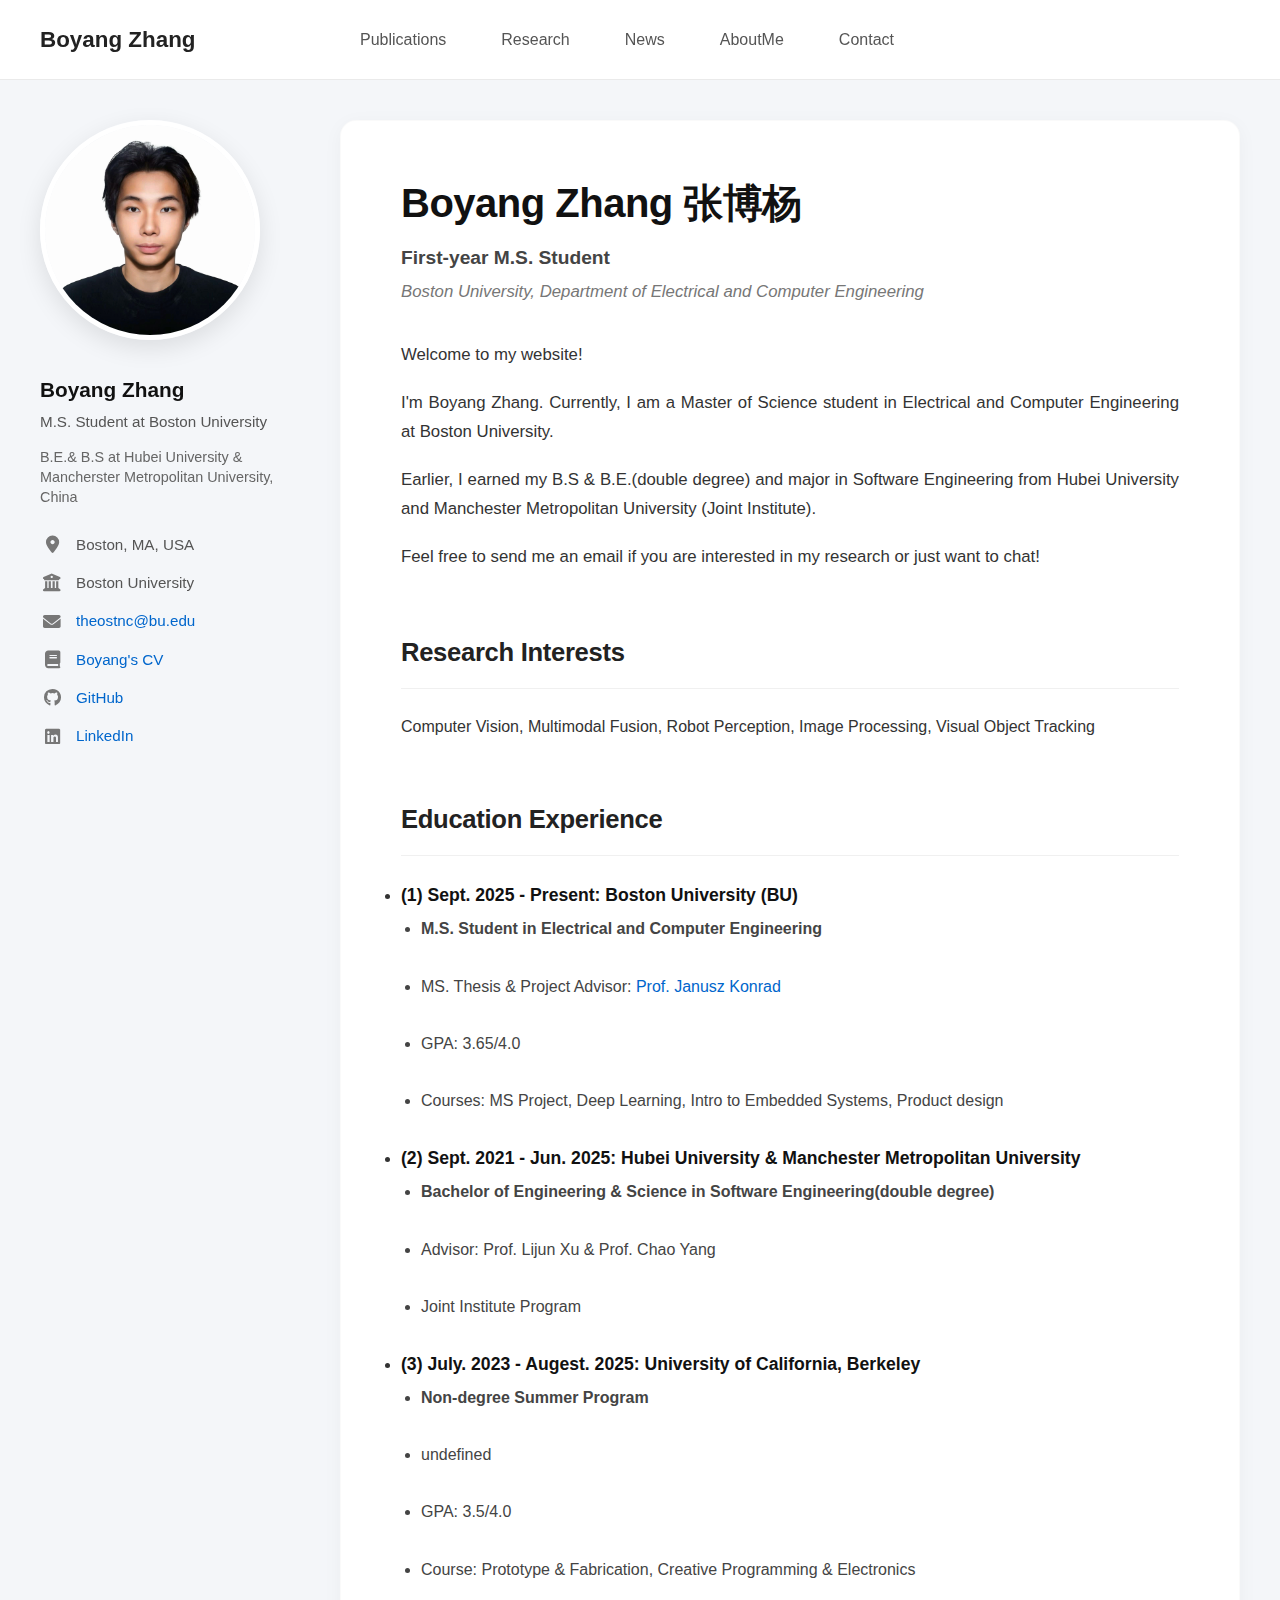
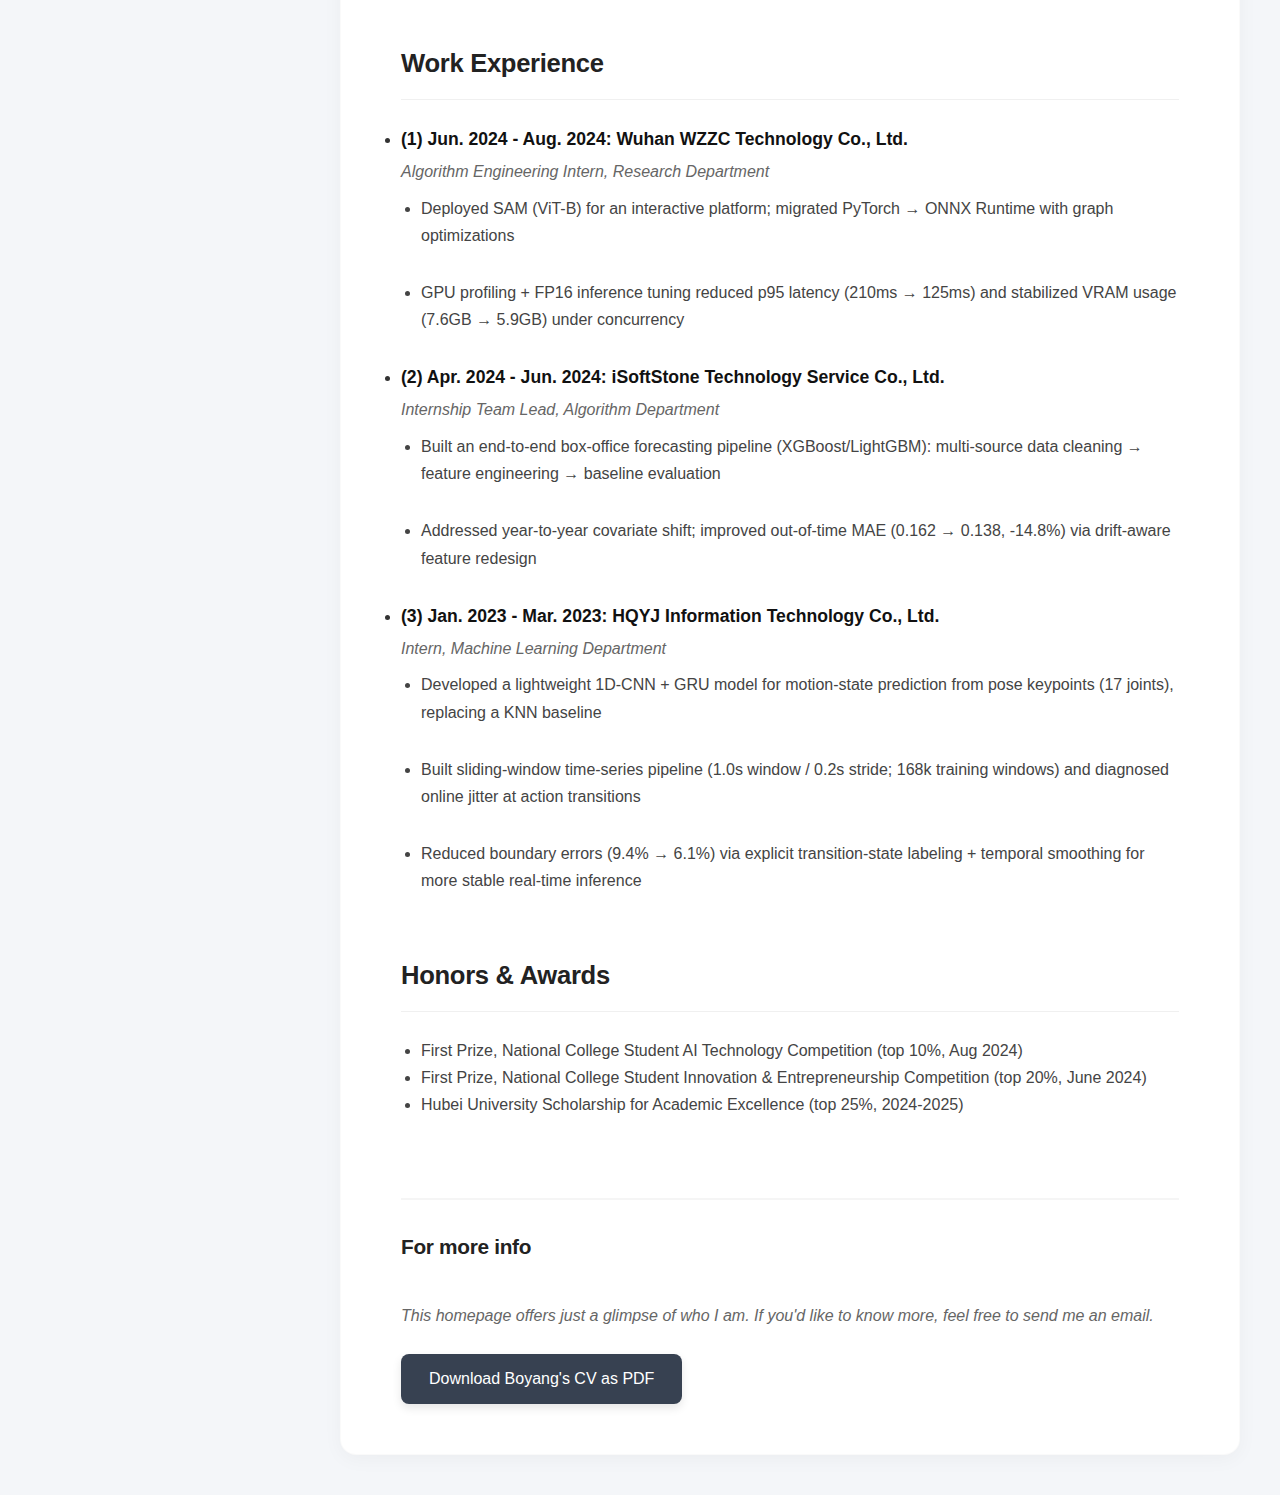
<file: index.html>
<!DOCTYPE html>
<html lang="en">
<head>
    <meta charset="UTF-8">
    <meta name="viewport" content="width=device-width, initial-scale=1.0">
    <title>Boyang Zhang | Home</title>
    <link href="https://cdnjs.cloudflare.com/ajax/libs/font-awesome/6.0.0/css/all.min.css" rel="stylesheet">
    <link rel="stylesheet" href="style.css">
</head>
<body>
    <header>
        <nav>
            <a href="index.html" class="nav-brand">Boyang Zhang</a>
            <div class="nav-links">
                <a href="publications.html" class="nav-btn">Publications</a>
                <a href="research.html" class="nav-btn">Research</a>
                <a href="news.html" class="nav-btn">News</a>
                <a href="aboutme.html" class="nav-btn">AboutMe</a>
                <a href="contact.html" class="nav-btn">Contact</a>
           </div>
        </nav>
    </header>

    <div class="container">
        <aside class="sidebar" id="sidebar-container"></aside>

        <main class="main-content" id="home-content">
            <h1 class="main-header-name" id="home-name">Loading...</h1>
            <div class="main-header-title" id="home-title">Loading...</div>
            <div class="main-header-dept" id="home-dept">Loading...</div>
            
            <div class="bio-text" id="home-bio"></div>

            <h2 class="section-title">Research Interests</h2>
            <p id="interests-list"></p>

            <h2 class="section-title">Education Experience</h2>
            <ul class="content-list" id="edu-list"></ul>

            <h2 class="section-title">Work Experience</h2>
            <ul class="content-list" id="work-list"></ul>

            <h2 class="section-title">Honors & Awards</h2>
            <ul class="bullet-list" id="honor-list"></ul>

            <div class="footer-section">
                <h2 class="section-title" style="margin-top:0; border:none; font-size:1.3rem;">For more info</h2>
                <p class="footer-note" id="footer-note"></p>
                <a href="#" class="btn-download" id="btn-cv">Download Boyang's CV as PDF</a>
            </div>
        </main>
    </div>

    <script src="sidebar_data.js"></script>
    <script src="home_data.js"></script>
    <script src="main.js"></script>
</body>
</html>
</file>
<file: style.css>
/* style.css */

/* --- 全局设置 --- */
* { box-sizing: border-box; margin: 0; padding: 0; }

body {
    font-family: -apple-system, BlinkMacSystemFont, "Segoe UI", Roboto, "Helvetica Neue", Arial, sans-serif;
    line-height: 1.6;
    color: #333;
    background-color: #f4f6f9; 
}

a { color: #0066cc; text-decoration: none; transition: color 0.2s; }
a:hover { color: #004494; text-decoration: none; }

/* --- 顶部导航栏 --- */
header {
    background-color: rgba(255, 255, 255, 0.95);
    backdrop-filter: blur(10px); 
    border-bottom: 1px solid #eaeaea;
    position: sticky; 
    top: 0;
    z-index: 1000;
    width: 100%;
    /* 【修改】固定高度，方便计算 */
    height: 80px; 
    /* 保证内容垂直居中 */
    display: flex;
    align-items: center; 
}

nav {
    max-width: 1450px;
    width: 100%; /* 确保占满 */
    margin: 0 auto;
    padding: 0 40px;
    height: 100%; /* 继承 header 高度 */
    display: flex;
    justify-content: flex-start;
    align-items: center;
}

/* 名字 (Logo) */
.nav-brand {
    font-weight: 700;
    font-size: 1.4rem;
    color: #222;
    cursor: pointer;
    width: 240px; 
    flex-shrink: 0;
}

/* 导航链接组 */
.nav-links {
    display: flex;
    align-items: center;
    margin-left: 60px; 
    gap: 15px;
}

.nav-btn {
    font-size: 1rem;
    color: #555;
    font-weight: 500;
    padding: 8px 20px; 
    border-radius: 6px;
    transition: all 0.2s ease;
}

.nav-btn:hover, .nav-btn.active {
    color: #0066cc;
    background-color: #eef4fc;
}

.fa-cog { color: #999; cursor: pointer; margin-left: 20px; transition: color 0.2s; }
.fa-cog:hover { color: #555; }


/* --- 核心布局 --- */
.container {
    max-width: 1450px;
    /* 【核心修复 1】把 margin-top 改为 0，防止侧边栏初始位置下移 */
    margin: 0 auto;
    /* 改用 padding-top 来制造间距 */
    padding: 40px 40px; 
    
    display: flex;
    gap: 60px;
    align-items: flex-start;
}

/* --- 左侧侧边栏 (Sidebar) --- */
.sidebar {
    width: 240px; 
    flex-shrink: 0;
    text-align: left;
    
    position: sticky; 
    
    /* 【核心修复 2】精确计算吸附位置 */
    /* Header高度(80px) + Container Padding(40px) = 120px */
    /* 我们设置 top: 100px，意味着它会稍微往上顶一点点然后卡住，或者直接设为 120px 让它原地不动 */
    /* 这里设为 80px + 30px 间距 = 110px，让视觉上稍微舒服点，且因为 margin 没了，它不会乱动 */
    top: 110px; 
    
    height: fit-content; 
}

.profile-img {
    width: 100%;
    max-width: 220px;
    aspect-ratio: 1/1;
    border-radius: 50%;
    object-fit: cover;
    margin-bottom: 25px;
    box-shadow: 0 8px 25px rgba(0,0,0,0.1); 
    border: 5px solid #fff;
}

.sidebar-name { font-size: 1.3rem; font-weight: 700; color: #111; margin-bottom: 5px; }
.sidebar-title { font-size: 0.95rem; color: #555; margin-bottom: 15px; line-height: 1.4; }
.sidebar-school { font-size: 0.9rem; color: #666; margin-bottom: 25px; line-height: 1.4; }

.sidebar-info { list-style: none; font-size: 0.95rem; color: #555; }
.sidebar-info li { margin-bottom: 14px; display: flex; align-items: center; }
.sidebar-info i { width: 24px; margin-right: 12px; color: #777; text-align: center; font-size: 1.1rem; }


/* --- 右侧主要内容 (Main Content) --- */
.main-content {
    flex-grow: 1;
    max-width: 100%;
    
    background-color: #fff;
    padding: 50px 60px; 
    border-radius: 16px;
    box-shadow: 0 4px 20px rgba(0,0,0,0.04); 
    border: 1px solid rgba(0,0,0,0.02);
}

.main-header-name { font-size: 2.5rem; font-weight: 700; margin-bottom: 8px; color: #111; letter-spacing: -0.5px;}
.main-header-title { font-size: 1.2rem; font-weight: 600; color: #444; margin-bottom: 5px; }
.main-header-dept { font-style: italic; color: #777; margin-bottom: 35px; font-size: 1.05rem; }
.bio-text p { margin-bottom: 20px; text-align: justify; color: #333; font-size: 1.05rem; line-height: 1.7; }
.section-title { font-size: 1.6rem; font-weight: 700; margin-top: 60px; margin-bottom: 25px; padding-bottom: 15px; border-bottom: 1px solid #f0f0f0; color: #222; letter-spacing: -0.3px; }

/* 列表样式 */
.content-list li { margin-bottom: 30px; }
.list-header { font-weight: 700; color: #111; font-size: 1.1rem; margin-bottom: 6px; }
.list-sub { color: #666; font-style: italic; margin-bottom: 10px; font-size: 1rem;}
ul.bullet-list { list-style-type: disc; margin-left: 20px; color: #444; font-size: 1rem; line-height: 1.7; }

/* --- Publications 专属样式 --- */
.pub-grid {
    display: grid;
    grid-template-columns: 1fr; 
    gap: 50px; 
    margin-bottom: 50px;
}

.pub-card {
    display: block;
    background: #fff;
    border: 1px solid #f0f0f0;
    border-radius: 10px;
    overflow: hidden;
    text-decoration: none;
    color: inherit;
    transition: transform 0.3s ease, box-shadow 0.3s ease, border-color 0.3s;
    cursor: pointer;
}

.pub-card:hover {
    transform: translateY(-5px);
    box-shadow: 0 12px 30px rgba(0,0,0,0.08);
    border-color: #dbeafe;
}

.pub-img-wrapper {
    width: 100%;
    height: 380px; 
    overflow: hidden;
    position: relative;
    border-bottom: 1px solid #f0f0f0;
    background-color: #f8f9fa; 
}

.pub-img-wrapper img {
    width: 100%;
    height: 100%;
    object-fit: contain; 
    filter: grayscale(100%); 
    transition: filter 0.4s ease, transform 0.5s ease;
}

.pub-card:hover .pub-img-wrapper img {
    filter: grayscale(0%);
    transform: scale(1.02);
}

.pub-content { padding: 30px; }
.pub-title { font-size: 1.5rem; font-weight: 700; color: #222; margin-bottom: 10px; }
.pub-card:hover .pub-title { color: #0066cc; }
.pub-meta { font-size: 1rem; color: #666; margin-bottom: 15px; font-style: italic; }
.pub-keywords { margin-top: 20px; display: flex; flex-wrap: wrap; gap: 10px; }
.keyword-tag { background-color: #f1f5f9; color: #475569; font-size: 0.9rem; padding: 6px 12px; border-radius: 6px; border: 1px solid #e2e8f0; }

/* Research 页面 */
.project-block { margin-bottom: 50px; border: 1px solid #f0f0f0; padding: 30px; border-radius: 12px; background: #fafafa;}
.proj-title { font-size: 1.4rem; font-weight: 700; color: #222; margin-bottom: 8px; }
.proj-desc p { font-size: 1rem; }

/* Footer */
.footer-section { margin-top: 80px; padding-top: 30px; border-top: 2px solid #f5f5f5; }
.footer-note { font-style: italic; color: #666; margin-bottom: 25px; font-size: 1rem; }
.btn-download { display: inline-block; background-color: #374151; color: #fff; padding: 12px 28px; border-radius: 8px; font-weight: 500; font-size: 1rem; box-shadow: 0 4px 10px rgba(0,0,0,0.1); }
.btn-download:hover { background-color: #1f2937; transform: translateY(-2px); color: #fff; }

/* 手机适配 */
@media (max-width: 1000px) {
    .container { flex-direction: column; gap: 40px; padding: 0 20px; }
    nav { padding: 0 20px; }
    .sidebar { width: 100%; text-align: center; position: static; }
    .nav-links { display: none; }
    .main-content { padding: 30px; }
    .nav-brand { width: auto; }
}
</file>
